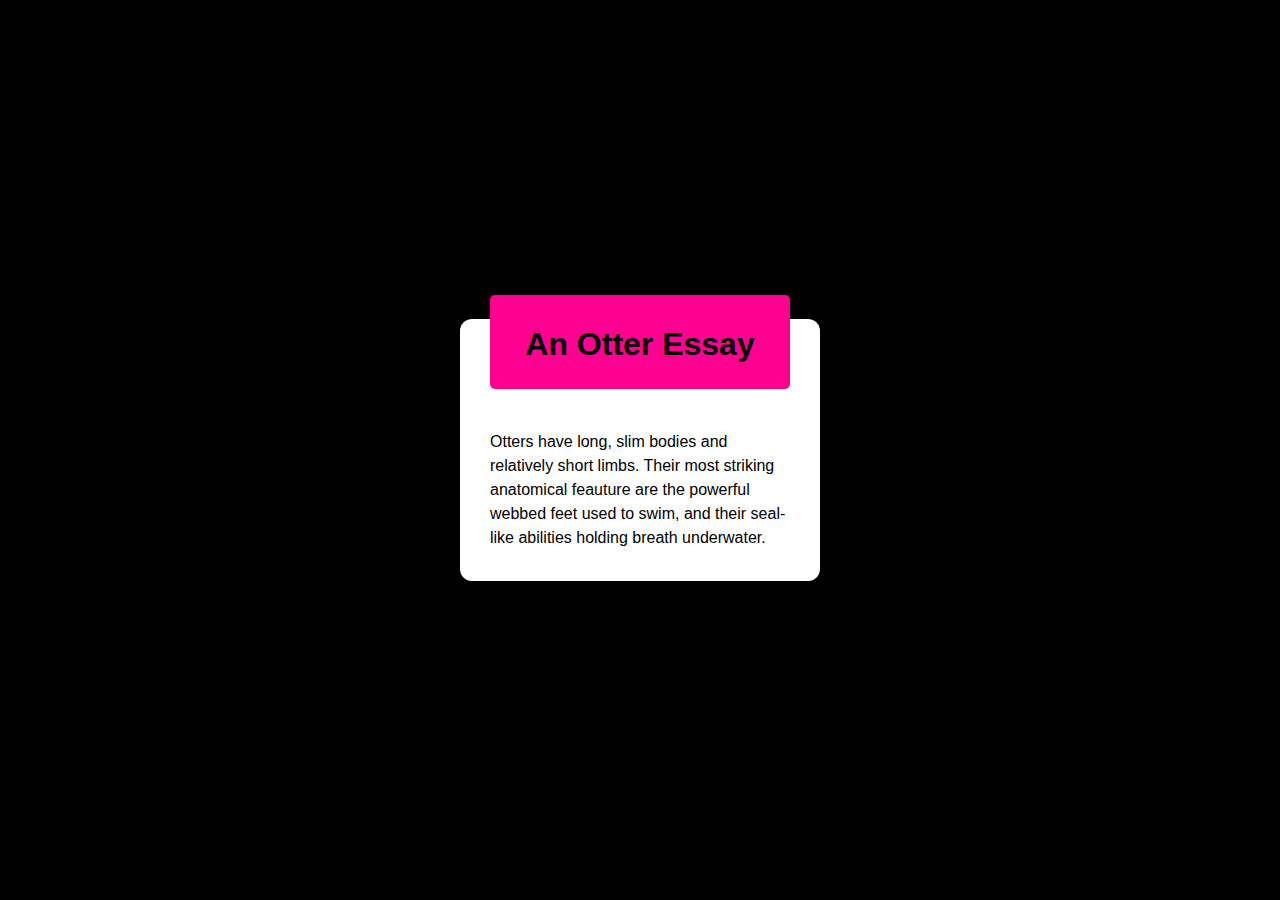
<file: Documents/Css Assignments/Assignment css1/index.html>
<!DOCTYPE html>
<html lang="en">

<head>
    <meta charset="UTF-8">
    <meta name="viewport" content="width=device-width, initial-scale=1.0">
    <link href="styles.css" rel="stylesheet">

    <title>Otter Essay</title>
</head>

<body>        
    <div class="card">
        <div class="header">
            <h1>An Otter Essay</h1>
        </div>
        <div class="content">
            <p> Otters have long, slim bodies and relatively
                short limbs. Their most striking anatomical
                feauture are the powerful webbed feet
                used to swim, and their seal-like abilities
                holding breath underwater.
            </p>

        </div>
    </div>
</body>

</html>
</file>
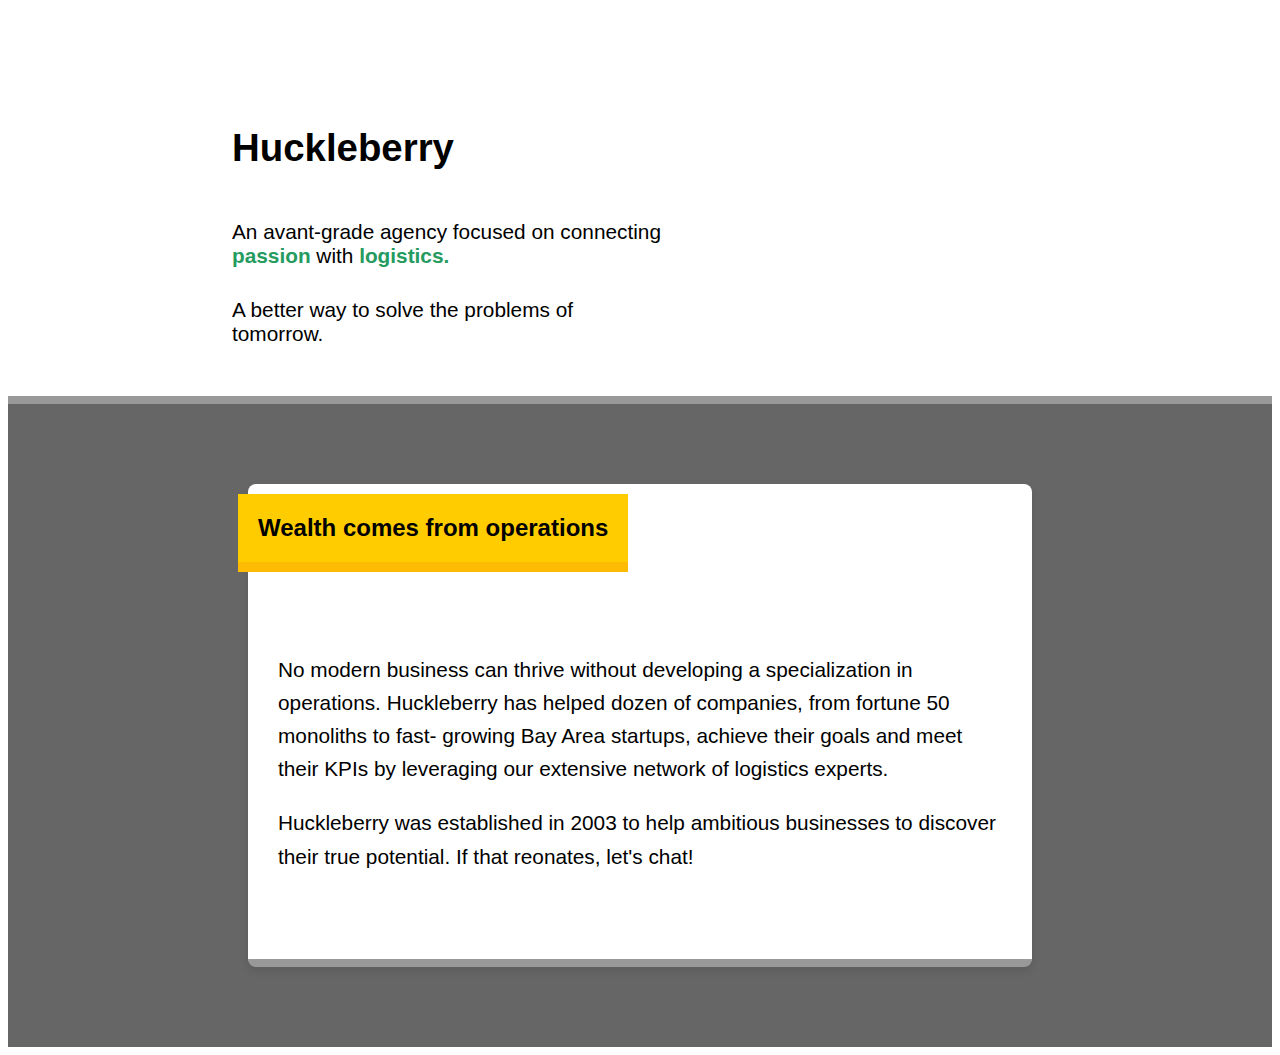
<file: Documents/Css Assignments/Assignment css2/index.html>
<!DOCTYPE html>
<html lang="en">
<head>
    <meta charset="UTF-8">
    <meta name="viewport" content="width=device-width, initial-scale=1.0">
    <link href="styles.css" rel="stylesheet">

    <title>Huckleberry</title>
</head>
<body>
    <header class="header">
    <div class="header-content">
            <h1>Huckleberry</h1>
            <p>An avant-grade agency focused on connecting <br />
                <span class="highlight"> passion</span> with <span class="highlight">logistics.</span>
            </p>
            <p>A better way to solve the problems of <br />
                tomorrow.
            </p>
    </div>
    </header>

            <main class="main-content">
                <div class="card">
                    <div class="banner">
                <h2>Wealth comes from operations</h2>
                </div>
                   <p>No modern business can thrive without developing a specialization in operations.
                    Huckleberry has helped dozen of companies, from fortune 50 monoliths to fast-
                    growing Bay Area startups, achieve their goals and meet their KPIs by leveraging 
                    our extensive network of logistics experts.
                   </p>
                   <p>Huckleberry was established in 2003 to help ambitious businesses to discover their true potential. 
                    If that reonates, let's chat!
                </p>

                </div>
            </main>
</body>
</html>
</file>
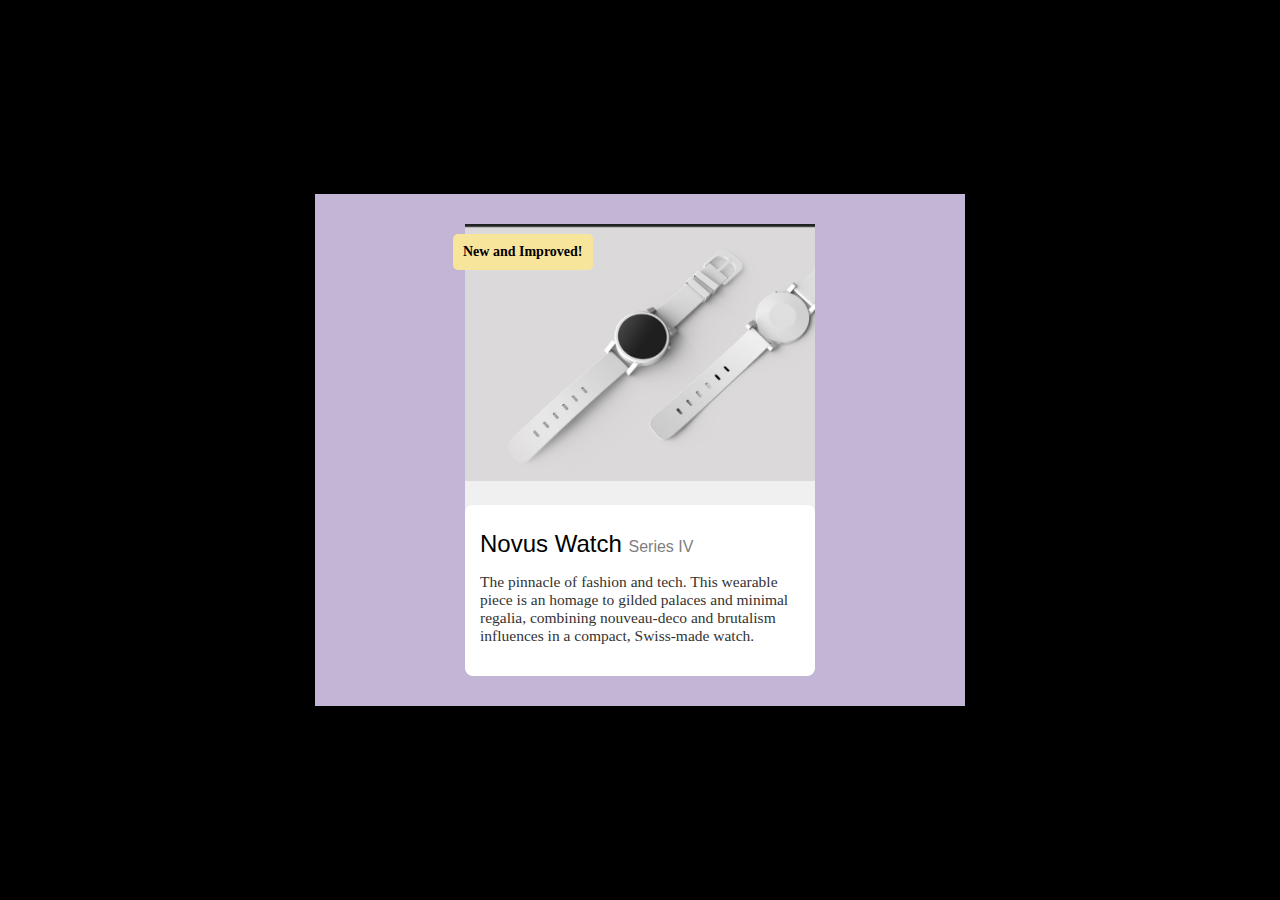
<file: Documents/Css Assignments/Assignment css3/index.html>
<!DOCTYPE html>
<html lang="en">
<head>
    <meta charset="UTF-8">
    <meta name="viewport" content="width=device-width, initial-scale=1.0">
    <title>Novus Watch</title>
    <link href="styles.css" rel="stylesheet">
</head>
<body>
    <div class="container">
        <div class="purple-card">
            <div class="gray-card">
                <div class="banner">New and Improved!</div>
                <img src="novus.jpg" alt="Novus Watch">
                <div class="card-content">
                    <h2>Novus Watch <span class="highlight">Series IV</span></h2>
                    <p>The pinnacle of fashion and tech. This wearable piece is an homage to gilded palaces and minimal regalia, combining nouveau-deco and brutalism influences in a compact, Swiss-made watch.</p>
                </div>
            </div>
        </div>
    </div>
</body>
</html>
</file>
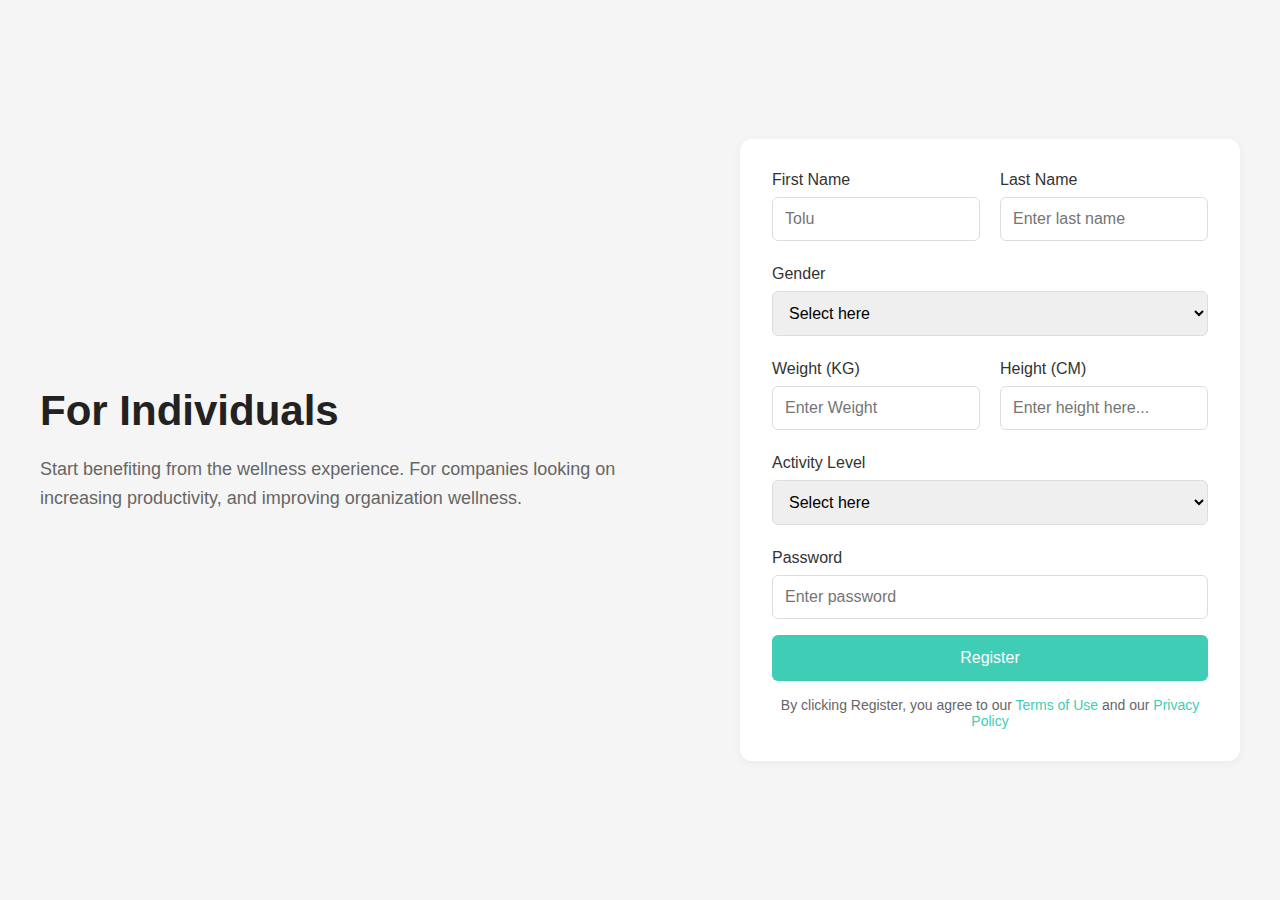
<file: Documents/Css Assignments/Assignment css4/index.html>
<!DOCTYPE html>
<html lang="en">

<head>
    <meta charset="UTF-8">
    <meta name="viewport" content="width=device-width, initial-scale=1.0">
    <title>Sign Up</title>
    <link href="styles.css" rel="stylesheet">
</head>

<body>

    <div class="container">
        <div class="left-content">
            <h1>For Individuals</h1>
            <p class="subtitle">Start benefiting from the wellness experience. For companies looking on increasing
                productivity, and improving organization wellness.</p>
        </div>

        <div class="form-card">
            <form>
                <div class="form-row">
                    <div class="form-group">
                        <label for="firstName">First Name</label>
                        <input type="text" id="firstName" placeholder="Tolu">
                    </div>
                    <div class="form-group">
                        <label for="lastName">Last Name</label>
                        <input type="text" id="lastName" placeholder="Enter last name">
                    </div>
                </div>

                <div class="form-group" style="margin-bottom: 24px;">
                    <label for="gender">Gender</label>
                    <select id="gender">
                        <option value="">Select here</option>
                        <option value="male">Male</option>
                        <option value="female">Female</option>
                        <option value="other">Other</option>
                    </select>
                </div>

                <div class="form-row">
                    <div class="form-group">
                        <label for="weight">Weight (KG)</label>
                        <input type="number" id="weight" placeholder="Enter Weight">
                    </div>
                    <div class="form-group">
                        <label for="height">Height (CM)</label>
                        <input type="number" id="height" placeholder="Enter height here...">
                    </div>
                </div>

                <div class="form-group" style="margin-bottom: 24px;">
                    <label for="activity">Activity Level</label>
                    <select id="activity">
                        <option value="">Select here</option>
                        <option value="low">Low</option>
                        <option value="medium">Medium</option>
                        <option value="high">High</option>
                    </select>
                </div>

                <div class="form-group">
                    <label for="password">Password</label>
                    <input type="password" id="password" placeholder="Enter password">
                </div>

                <button type="submit" class="register-btn">Register</button>

                <p class="terms">
                    By clicking Register, you agree to our <a href="#">Terms of Use</a> and our <a href="#">Privacy
                        Policy</a>
                </p>
            </form>
        </div>
    </div>
</body>

</html>
</file>
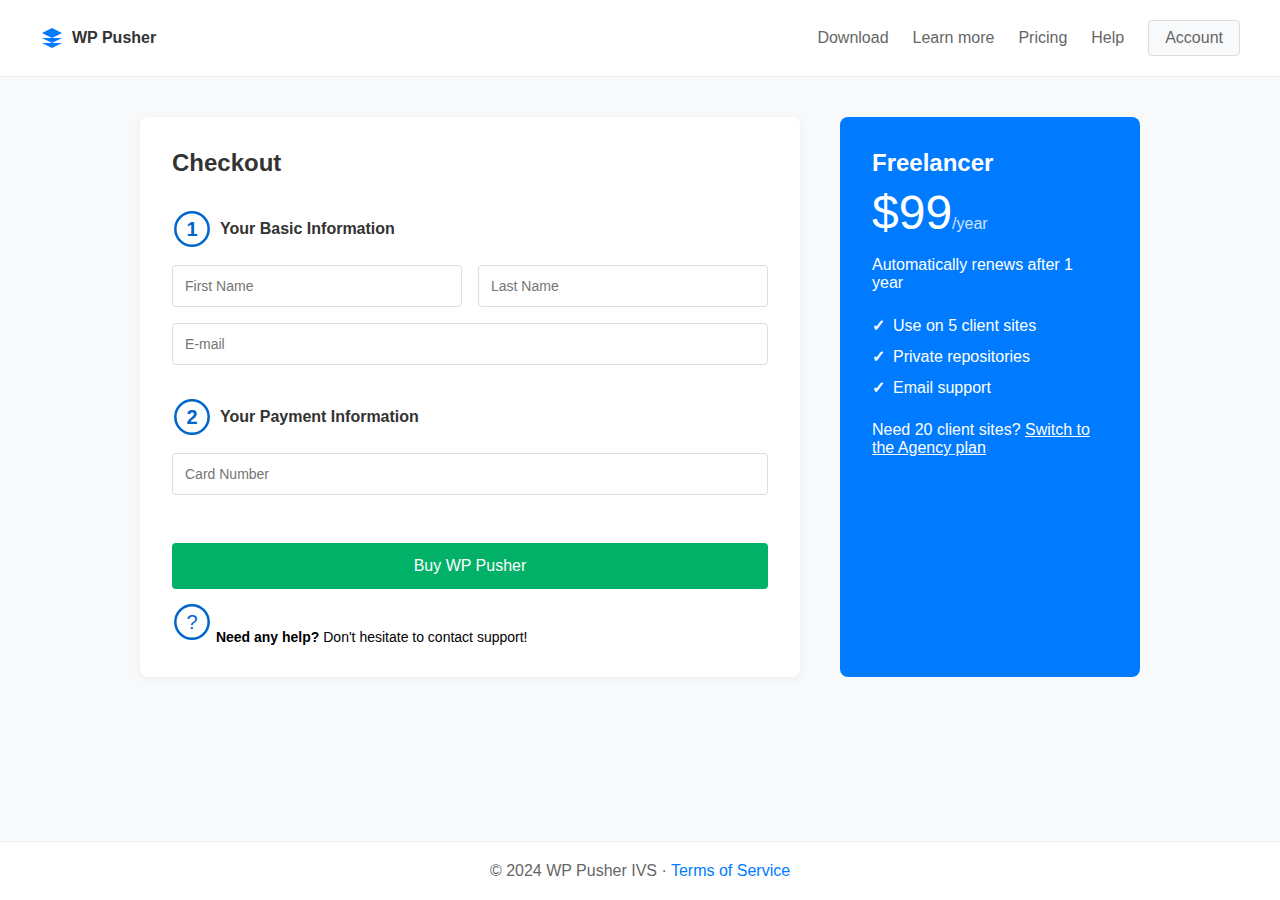
<file: Documents/Css Assignments/Assignment css5/index.html>
<!DOCTYPE html>
<html lang="en">

<head>
    <meta charset="UTF-8">
    <meta name="viewport" content="width=, initial-scale=1.0">
    <title>WP Pusher Checkout Form</title>
    <link href="styles.css" rel="stylesheet" />

</head>

<body>
    <nav>
        <div class="nav-container">
            <a href="#" class="logo">
                <svg width="24" height="24" viewBox="0 0 24 24" fill="#007bff">
                    <path d="M12 2L2 7l10 5 10-5-10-5zM2 17l10 5 10-5M2 12l10 5 10-5"></path>
                </svg>
                WP Pusher
            </a>
            <div class="nav-links">
                <a href="#">Download</a>
                <a href="#">Learn more</a>
                <a href="#">Pricing</a>
                <a href="#">Help</a>
                <a href="#" class="account-btn">Account</a>
            </div>
        </div>
    </nav>

    <main>
        <div class="checkout-container">
            <div class="checkout-form">
                <h1>Checkout</h1>

                <div class="form-section">
                    <h2>
                        <svg width="40" height="40" viewBox="0 0 24 24">
                            <circle cx="12" cy="12" r="10" fill="none" stroke="#0066cc" stroke-width="1.5" />
                            <text x="12" y="16" fill="#0066cc" font-size="12" text-anchor="middle"
                                font-family="Arial">1</text>
                        </svg>
                        Your Basic Information
                    </h2>
                    <div class="form-row">
                        <div class="form-group">
                            <input type="text" placeholder="First Name">
                        </div>
                        <div class="form-group">
                            <input type="text" placeholder="Last Name">
                        </div>
                    </div>
                    <div class="form-group">
                        <input type="email" placeholder="E-mail">
                    </div>
                </div>

                <div class="form-section">
                    <h2>
                        <svg width="40" height="40" viewBox="0 0 24 24">
                            <circle cx="12" cy="12" r="10" fill="none" stroke="#0066cc" stroke-width="1.5" />
                            <text x="12" y="16" fill="#0066cc" font-size="12" text-anchor="middle"
                                font-family="Arial">2</text>
                        </svg>
                        Your Payment Information
                    </h2>
                    <div class="form-group">
                        <input type="text" placeholder="Card Number">
                    </div>
                </div>

                <button class="buy-btn">Buy WP Pusher</button>
                <div class="contact">
                    <p>
                        <svg width="40" height="40" viewBox="0 0 24 24">
                            <circle cx="12" cy="12" r="10" fill="none" stroke="#0066cc" stroke-width="1.5" />
                            <text x="12" y="16" fill="#0066cc" font-size="12" text-anchor="middle"
                                font-family="Arial">?</text>
                        </svg>
                        <b>Need any help?</b> Don't hesitate to contact support!
                    </p>
                </div>

            </div>


            <div class="pricing-panel">
                <h2>Freelancer</h2>
                <div class="price">
                    $99<small>/year</small>
                </div>
                <p>Automatically renews after 1 year</p>

                <ul class="features">
                    <li>Use on 5 client sites</li>
                    <li>Private repositories</li>
                    <li>Email support</li>
                </ul>

                <p>Need 20 client sites? <a href="#" style="color: white;">Switch to the Agency plan</a></p>
            </div>
        </div>
    </main>

    <footer>
        <p>© 2024 WP Pusher IVS · <a href="#">Terms of Service</a></p>
    </footer>
</body>

</html>
</file>
<file: Documents/Css Assignments/Assignment css1/styles.css>
body {
    background-color: black;
    justify-content: center;
    margin: auto;
    padding: 0px;
    font-family: Arial, Helvetica, sans-serif;
    display: flex;
    align-items: center;
    height: 100vh;
}

.card {
    background-color: white;
    border-radius: 12px;
    box-shadow: 0 4px 6x rgba(0, 0, 0, 0.1);
    width: 300px;
    text-align:left;
    position: relative;
    padding-left: 30px;
    padding-right: 30px;
    padding-top: 1px;
    padding-bottom: 15px;
    
}
 
.header {
    background-color: #ff0090;
    color: black;
    padding-top: 10px;
    padding-bottom: 5px;
    border-radius: 5px;
    font-weight: bold;
    font-size: 1.0rem;
    position: relative;
    margin: auto;
    top: -25px;
    left: 50px;
    text-align:center;
    transform: translateX(-50px);
    font-family: 'Franklin Gothic Medium', 'Arial Narrow', Arial, sans-serif;

}

p {
    color: #000;
    font-size: 16px;
    line-height: 1.5;
    font-family:'Gill Sans', 'Gill Sans MT', Calibri, 'Trebuchet MS', sans-serif;
    font-weight: lighter;
    
  }
</file>
<file: Documents/Css Assignments/Assignment css2/styles.css>
body {
    background-color: white;
    font-family: Arial, Helvetica, sans-serif;
}

.header {
    background-color: white;
    padding-bottom: 120px;;
    padding-left: 14rem;
    top: 100px;
    position: relative;
    
}

.header-content {
    max-width: 1280px;
    margin: 0 auto;
    text-align: left;
    font-family: Arial, Helvetica, sans-serif;
}

.header h1{
    font-size:38.4px;
    font-weight: bolder;
    font: 200;
    font-family:'Franklin Gothic Medium', 'Arial Narrow', Arial, sans-serif;
    margin-bottom: 50px;
}

.header p {
    font-size: 1.3rem;
    font-family: Arial, Helvetica, sans-serif;
    margin-bottom: 30px;
    
}

.header .highlight {
    color: #259b60;
    font-weight:bolder;

}

.main-content {
    padding: 5rem 15rem;
    margin: 0 auto;
    background-color:#666666;
    border-top:8px solid #999;
    position: relative;
  }
  
  .card {
    background-color: white;
    box-shadow: 0 4px 8px rgba(0, 0, 0, 0.1);
    padding: 70px 30px;
    position: relative;
    border-bottom: 8px solid #999;
    border-radius: 8px;
  }
  
  .banner {
    background-color: #ffcc00;
    font-weight: bolder;
    border-bottom: 10px solid #f7860e3c;
    display: inline-block;
    top:-60px;
    left: -40px;
    position: relative;
  }
  
  .banner h2 {
    margin: 20px;
    font-size: 1.5rem;

  }
  
  .card p {
    font-size: 1.3rem;
    line-height: 1.6;
    margin-bottom:1rem;
    font-weight: light;
  }

  @media (max-width: 800px) {
    .header {
      padding-left:15px;
    }
  
    .header h1 {
      font-size: 2.0rem;
    }
  
    .header p {
      font-size: 1.2rem;
    }
  
    
    .main-content {
      padding: 80px 0px;
    }
  
    .banner h2 {
      font-size: 1.2rem;
    }
  
    .card p {
      font-size: 1.2rem;
    }
  }
  
  @media (max-width: 480px) {
    .header h1 {
      font-size: 1.3rem;
    }
  
    .header p {
      font-size: 0.8rem;
    }
  

    .banner h2 {
      font-size: 1rem;
    }
  
    .card p {
      font-size: 0.8rem;
    }
  }
</file>
<file: Documents/Css Assignments/Assignment css3/styles.css>
body {
    display: flex;
    justify-content: center;
    align-items: center;
    height: 100vh;
    background-color: black;
    margin: 0;
}


.purple-card {
    background-color:  #c2b5d6;
    padding-left: 150px;
    padding-right:150px;
    padding-top:30px;
    padding-bottom:30px;

    
    
}

.gray-card {
    background-color: #f0f0f0;
    width: 350px;
    border-radius: 10px;
    position: relative;

}

.banner {
    position: absolute;
    top: 10px;
    left: -12px;
    background-color: #f8e59c;
    padding: 10px 10px;
    border-radius: 5px;
    font-weight: bold;
    font-size: 14px;
}

.card-content {
    background: white;
    padding: 15px;
    border-radius: 8px;
    margin-top: 20px;
    
}


.gray-card img {
    width: 100%;
}


h2 {
    margin: 10px 0 5px;
    font-weight: lighter;
    font-family: Arial, Helvetica, sans-serif;
}

p {
    font-size: 15.5px;
    color: #333;
    font-weight: 500;

}

.highlight {
    font-size: 16px;
    font-weight: lighter;
    color: gray;
}
</file>
<file: Documents/Css Assignments/Assignment css4/styles.css>
* {
    margin: 0;
    padding: 0;
    box-sizing: border-box;
    font-family: -apple-system, BlinkMacSystemFont, "Segoe UI", Roboto, sans-serif;
}

body {
    background-color: #f5f5f5;
    min-height: 100vh;
    display: flex;
    align-items: center;
    justify-content: center;
    padding: 20px;
}

.container {
    max-width: 1200px;
    width: 100%;
    display: flex;
    gap: 60px;
    align-items: center;
    margin: 0 auto;
}

.left-content {
    flex: 1;
    padding-right: 40px;
}

h1 {
    font-size: 42px;
    color: #222;
    margin-bottom: 20px;
    font-weight: 600;
}

.subtitle {
    color: #666;
    line-height: 1.6;
    font-size: 18px;
}

.form-card {
    background: white;
    border-radius: 12px;
    padding: 32px;
    box-shadow: 0 2px 10px rgba(0, 0, 0, 0.05);
    flex: 1;
    max-width: 500px;
}

.form-row {
    display: flex;
    gap: 20px;
    margin-bottom: 24px;
}

.form-group {
    flex: 1;
}

label {
    display: block;
    margin-bottom: 8px;
    color: #333;
    font-weight: 500;
}

input, select {
    width: 100%;
    padding: 12px;
    border: 1px solid #ddd;
    border-radius: 6px;
    font-size: 16px;
}

input:focus, select:focus {
    outline: none;
    border-color: #40cdb5;
}

.register-btn {
    background: #40cdb5;
    color: white;
    border: none;
    padding: 14px;
    border-radius: 6px;
    width: 100%;
    font-size: 16px;
    font-weight: 500;
    cursor: pointer;
    margin-top: 16px;
}

.register-btn:hover {
    background: #37b8a1;
}

.terms {
    text-align: center;
    margin-top: 16px;
    font-size: 14px;
    color: #666;
}

.terms a {
    color: #40cdb5;
    text-decoration: none;
}

@media (max-width: 968px) {
    .container {
        flex-direction: column;
        gap: 40px;
    }

    .left-content {
        padding-right: 0;
        text-align: center;
    }

    .form-card {
        width: 100%;
    }
}

@media (max-width: 768px) {
    .form-row {
        flex-direction: column;
        gap: 16px;
    }

    .form-card {
        padding: 24px;
    }

    h1 {
        font-size: 32px;
    }
}
</file>
<file: Documents/Css Assignments/Assignment css5/styles.css>
* {
    margin: 0;
    padding: 0;
    box-sizing: border-box;
    font-family: -apple-system, BlinkMacSystemFont, "Segoe UI", Roboto, sans-serif;
}

body {
    background-color: #f8f9fa;
    min-height: 100vh;
    display: flex;
    flex-direction: column;
}


nav {
    padding: 20px;
    background: white;
    border-bottom: 1px solid #eee;
}

.nav-container {
    max-width: 1200px;
    margin: 0 auto;
    display: flex;
    justify-content: space-between;
    align-items: center;
}

.logo {
    display: flex;
    align-items: center;
    gap: 8px;
    font-weight: 600;
    color: #333;
    text-decoration: none;
}

.nav-links {
    display: flex;
    gap: 24px;
    align-items: center;
}

.nav-links a {
    text-decoration: none;
    color: #666;
}

.account-btn {
    background: #f8f9fa;
    border: 1px solid #ddd;
    padding: 8px 16px;
    border-radius: 4px;
    color: #333;
    text-decoration: none;
}

main {
    flex: 1;
    padding: 40px 20px;
}

.checkout-container {
    max-width: 1000px;
    margin: 0 auto;
    display: flex;
    gap: 40px;
}

.checkout-form {
    flex: 1;
    background: white;
    padding: 32px;
    border-radius: 8px;
    box-shadow: 0 2px 10px rgba(0,0,0,0.05);
}

.pricing-panel {
    width: 300px;
    background: #007bff;
    color: white;
    padding: 32px;
    border-radius: 8px;
}

h1 {
    font-size: 24px;
    margin-bottom: 32px;
    color: #333;
}

.form-section {
    margin-bottom: 32px;
}

.form-section h2 {
    font-size: 16px;
    margin-bottom: 16px;
    display: flex;
    align-items: center;
    gap: 8px;
    color: #333;
}

.form-row {
    display: flex;
    gap: 16px;
    margin-bottom: 16px;
}

.form-group {
    flex: 1;
}

input {
    width: 100%;
    padding: 12px;
    border: 1px solid #ddd;
    border-radius: 4px;
    font-size: 14px;
}

.buy-btn {
    background: #00b167;
    color: white;
    border: none;
    width: 100%;
    padding: 14px;
    border-radius: 4px;
    font-size: 16px;
    cursor: pointer;
    margin-top: 16px;
}

.contact p{
    font-size: 14px;
    margin-top:13px;
}

.circle {
    display: inline-flex;
    align-items:center;
    border-radius: 50%;
    color:gray;
}
.pricing-panel h2 {
    font-size: 24px;
    margin-bottom: 8px;
}

.price {
    font-size: 48px;
    margin-bottom: 16px;
}

.price small {
    font-size: 16px;
    opacity: 0.8;
}

.features {
    list-style: none;
    margin: 24px 0;
}

.features li {
    margin-bottom: 12px;
    display: flex;
    align-items: center;
    gap: 8px;
}

.features li:before {
    content: "✓";
    font-weight: bold;
}


footer {
    padding: 20px;
    background: white;
    border-top: 1px solid #eee;
    text-align: center;
    color: #666;
}

footer a {
    color: #007bff;
    text-decoration: none;
}

@media (max-width: 768px) {
    .checkout-container {
        flex-direction: column;
    }

    .pricing-panel {
        width: 100%;
    }

    .form-row {
        flex-direction: column;
    }

    .nav-links {
        display: none;
    }
}
</file>
